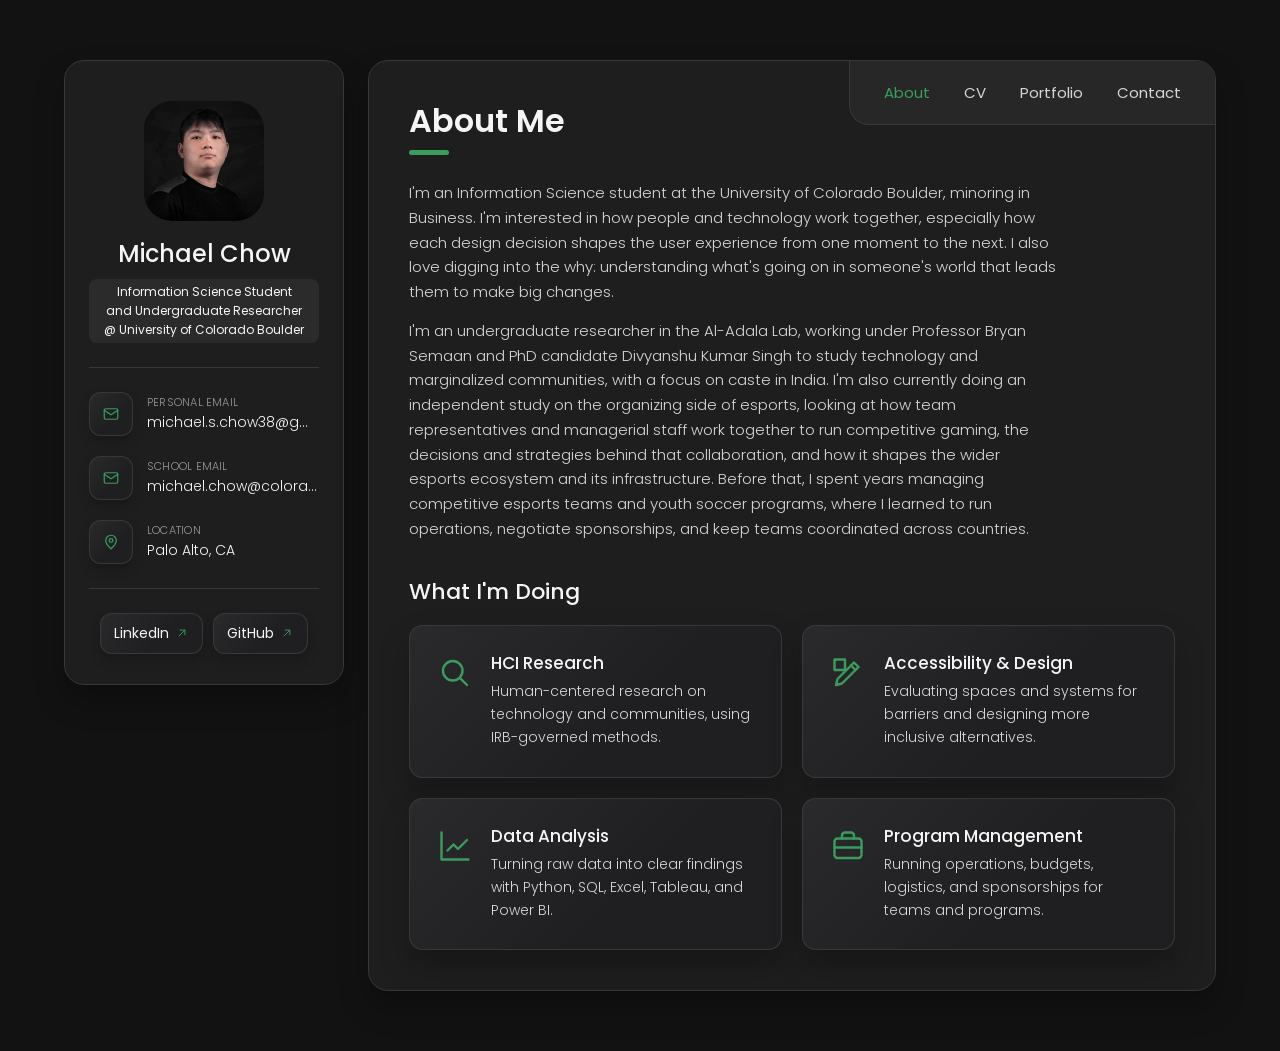
<file: index.html>
<!doctype html>
<html lang="en">
<head>
  <meta charset="utf-8">
  <meta name="viewport" content="width=device-width, initial-scale=1">
  <title>Portfolio</title>
  <meta name="description" content="Portfolio and CV">
  <link rel="preconnect" href="https://fonts.googleapis.com">
  <link rel="preconnect" href="https://fonts.gstatic.com" crossorigin>
  <link href="https://fonts.googleapis.com/css2?family=Poppins:wght@300;400;500;600&display=swap" rel="stylesheet">
  <link rel="stylesheet" href="styles.css">
</head>
<body>
  <div class="page">

    <aside class="sidebar" id="sidebar">
      <div class="profile">
        <div class="avatar" id="avatar"></div>
        <div class="profile-text">
          <h1 id="name"></h1>
          <p class="badge" id="title"></p>
        </div>
        <button class="more" id="more" type="button" aria-expanded="false" aria-controls="contacts">Show contacts</button>
      </div>
      <div class="contacts" id="contacts">
        <hr>
        <ul class="contact-list" id="contact-list"></ul>
        <hr>
        <ul class="social" id="social"></ul>
      </div>
    </aside>

    <main class="panel">
      <nav class="tabs" aria-label="Sections">
        <button type="button" data-tab="about">About</button>
        <button type="button" data-tab="cv">CV</button>
        <button type="button" data-tab="portfolio">Portfolio</button>
        <button type="button" data-tab="contact">Contact</button>
      </nav>

      <section class="tab" id="tab-about">
        <h2 class="heading">About Me</h2>
        <div id="about-text" class="about-text"></div>
        <h3 class="subheading">What I'm Doing</h3>
        <ul class="services" id="services"></ul>
      </section>

      <section class="tab" id="tab-cv" hidden>
        <h2 class="heading">CV</h2>
        <div class="cv-bar">
          <a class="btn" id="cv-download" download>Download CV (PDF)</a>
          <a class="deck-open" id="cv-open" target="_blank" rel="noopener">Open in new tab</a>
          <span class="muted" id="cv-updated"></span>
        </div>
        <div class="cv-doc" id="cv-doc"><p class="cv-status">Loading CV…</p></div>
      </section>

      <section class="tab" id="tab-portfolio" hidden>
        <h2 class="heading">Portfolio</h2>
        <div class="filters">
          <div class="filter-row" role="group" aria-label="Filter by status" id="status-filters"></div>
          <div class="filter-row" role="group" aria-label="Filter by label" id="label-filters"></div>
        </div>
        <ul class="grid" id="projects"></ul>
        <p class="empty" id="empty" hidden>No projects match these filters. <button type="button" id="reset">Show all projects</button></p>
      </section>

      <section class="tab" id="tab-project" hidden>
        <div id="project-view"></div>
      </section>

      <section class="tab" id="tab-contact" hidden>
        <h2 class="heading">Contact</h2>
        <p class="about-text">The best way to reach me is by email.</p>
        <ul class="email-list" id="email-list"></ul>
        <ul class="social big" id="social-big"></ul>
      </section>
    </main>
  </div>


  <script src="content.js"></script>
  <script src="app.js"></script>
</body>
</html>
</file>
<file: styles.css>
:root {
  --bg: #121213;
  --panel: #1e1e1f;
  --card: linear-gradient(135deg, #2a2a2c 0%, #1f1f21 60%);
  --raise: #2b2b2c;
  --line: #383838;
  --text: #f5f5f5;
  --soft: #d6d6d6;
  --muted: #9a9a9a;
  --gold: #3a9d5d;
  --gold-soft: rgba(58, 157, 93, .14);
  --wip: #7ab8ff;
  --shadow: 0 16px 30px rgba(0, 0, 0, .25);
  --radius: 20px;
  --font: "Poppins", system-ui, -apple-system, "Segoe UI", sans-serif;
}
* { box-sizing: border-box; }
body {
  margin: 0; background: var(--bg); color: var(--soft);
  font: 300 15px/1.65 var(--font); -webkit-font-smoothing: antialiased;
}
h1, h2, h3, h4 { color: var(--text); font-weight: 500; margin: 0; line-height: 1.25; }
a { color: inherit; }
button { font-family: inherit; }
:focus-visible { outline: 2px solid var(--gold); outline-offset: 3px; border-radius: 6px; }
hr { border: 0; height: 1px; background: var(--line); margin: 24px 0; }
.muted { color: var(--muted); font-size: 13px; }
.ico { display: inline-flex; width: 20px; height: 20px; }
.ico svg { width: 100%; height: 100%; }

.page {
  max-width: 1200px; margin: 0 auto; padding: 60px 24px;
  display: grid; grid-template-columns: 280px 1fr; gap: 24px; align-items: start;
}

/* Sidebar */
.sidebar {
  position: sticky; top: 60px;
  background: var(--panel); border: 1px solid var(--line); border-radius: var(--radius);
  padding: 40px 24px 30px; box-shadow: var(--shadow);
}
.profile { display: flex; flex-direction: column; align-items: center; text-align: center; gap: 18px; }
.avatar {
  width: 120px; height: 120px; border-radius: 28px; background: var(--card);
  display: grid; place-items: center; overflow: hidden;
  color: var(--gold); font-size: 40px; font-weight: 600;
}
.avatar img { width: 100%; height: 100%; object-fit: cover; }
.profile h1 { font-size: 24px; }
.badge {
  display: inline-block; margin: 10px 0 0; padding: 3px 14px; border-radius: 8px; line-height: 1.6; text-wrap: balance;
  background: var(--raise); color: var(--text); font-size: 12px; font-weight: 400;
}
.more { display: none; }
.contact-list { list-style: none; margin: 0; padding: 0; display: grid; gap: 20px; }
.contact-list li { display: flex; align-items: center; gap: 14px; min-width: 0; }
.icon-box {
  flex: none; width: 44px; height: 44px; border-radius: 12px;
  display: grid; place-items: center; color: var(--gold);
  background: var(--card); box-shadow: inset 0 0 0 1px var(--line), 0 6px 12px rgba(0,0,0,.2);
}
.icon-box .ico { width: 18px; height: 18px; }
.c-text { display: grid; min-width: 0; }
.c-label { font-size: 11px; color: var(--muted); text-transform: uppercase; letter-spacing: .02em; }
.c-value { color: var(--text); font-size: 14px; text-decoration: none; overflow: hidden; text-overflow: ellipsis; white-space: nowrap; }
a.c-value:hover { color: var(--gold); }
.social { list-style: none; margin: 0; padding: 0; display: flex; flex-wrap: wrap; justify-content: center; gap: 10px; }
.social-btn {
  display: inline-flex; align-items: center; gap: 6px;
  padding: 9px 14px; border-radius: 12px; text-decoration: none;
  color: var(--text); font-size: 14px; font-weight: 400;
  background: var(--card); box-shadow: inset 0 0 0 1px var(--line), 0 6px 12px rgba(0,0,0,.2);
  transition: color .15s ease, box-shadow .15s ease;
}
.social-btn .ico { width: 14px; height: 14px; color: var(--gold); }
.social-btn:hover { color: var(--gold); box-shadow: inset 0 0 0 1px var(--gold), 0 6px 12px rgba(0,0,0,.2); }

/* Main panel */
.panel {
  position: relative; min-height: 80vh;
  background: var(--panel); border: 1px solid var(--line); border-radius: var(--radius);
  padding: 40px; box-shadow: var(--shadow);
}
.tabs {
  position: absolute; top: 0; right: 0;
  display: flex; gap: 6px; padding: 0 20px;
  background: rgba(43, 43, 44, .75); backdrop-filter: blur(10px);
  border: 1px solid var(--line); border-top: 0; border-right: 0;
  border-radius: 0 var(--radius) 0 var(--radius);
}
.tabs button {
  background: none; border: 0; color: var(--soft); font-size: 15px; font-weight: 400;
  padding: 20px 14px; cursor: pointer;
}
.tabs button:hover { color: var(--text); }
.tabs button[aria-current="page"] { color: var(--gold); }

.heading { font-size: 32px; font-weight: 600; padding-bottom: 14px; margin-bottom: 26px; position: relative; }
.heading::after {
  content: ""; position: absolute; left: 0; bottom: 0; width: 40px; height: 5px;
  border-radius: 3px; background: var(--gold);
}
.subheading { font-size: 22px; margin: 36px 0 20px; }
.about-text p, p.about-text { margin: 0 0 14px; max-width: 72ch; }

/* Service cards */
.services { list-style: none; margin: 0; padding: 0; display: grid; grid-template-columns: repeat(2, 1fr); gap: 20px; }
.card {
  background: var(--card); border-radius: 14px; padding: 28px;
  box-shadow: inset 0 0 0 1px var(--line), var(--shadow);
}
.service { display: flex; gap: 18px; align-items: flex-start; }
.service > .ico { width: 36px; height: 36px; color: var(--gold); flex: none; margin-top: 2px; }
.service h4 { font-size: 17px; margin-bottom: 6px; }
.service p { margin: 0; font-size: 14px; }

/* Resume */
.cv-bar { display: flex; flex-wrap: wrap; align-items: center; gap: 12px 18px; margin-bottom: 8px; }
.btn {
  display: inline-block; text-decoration: none; font-size: 14px; font-weight: 500;
  color: var(--gold); padding: 11px 20px; border-radius: 12px;
  background: var(--card); box-shadow: inset 0 0 0 1px var(--line), var(--shadow);
}
.btn:hover { background: var(--gold-soft); }
.with-icon { display: flex; align-items: center; gap: 16px; }
.timeline { list-style: none; margin: 0 0 0 22px; padding: 0 0 0 42px; border-left: 1px solid var(--line); }
.timeline li { position: relative; padding-bottom: 24px; }
.timeline li:last-child { padding-bottom: 0; }
.timeline li::before {
  content: ""; position: absolute; left: -47px; top: 6px; width: 8px; height: 8px;
  border-radius: 50%; background: var(--gold); box-shadow: 0 0 0 4px var(--line);
}
.timeline h4 { font-size: 15px; }
.t-dates { color: var(--gold); font-size: 14px; font-weight: 400; }
.timeline p { margin: 4px 0 0; }
.skills { list-style: none; margin: 0; padding: 0; display: flex; flex-wrap: wrap; gap: 10px; }
.skills li { padding: 8px 16px; border-radius: 10px; background: var(--raise); color: var(--text); font-size: 14px; }

/* Portfolio */
.filters { display: grid; gap: 10px; margin-bottom: 28px; }
.filter-row { display: flex; flex-wrap: wrap; gap: 6px 22px; }
.chip {
  background: none; border: 0; padding: 4px 0; cursor: pointer;
  color: var(--soft); font-size: 15px; font-weight: 400;
}
.chip:hover { color: var(--text); }
.chip[aria-pressed="true"] { color: var(--gold); }
.filter-row + .filter-row { padding-top: 10px; border-top: 1px solid var(--line); }

.grid { list-style: none; margin: 0; padding: 0; display: grid; grid-template-columns: repeat(auto-fill, minmax(220px, 1fr)); gap: 28px; }
.project { width: 100%; background: none; border: 0; padding: 0; text-align: left; cursor: pointer; color: inherit; display: grid; gap: 4px; }
.thumb {
  position: relative; display: block; aspect-ratio: 4 / 3; border-radius: 16px; overflow: hidden;
  background: var(--card); box-shadow: inset 0 0 0 1px var(--line); margin-bottom: 10px;
}
.thumb img { width: 100%; height: 100%; object-fit: cover; transition: transform .25s ease; }
.tile { position: absolute; inset: 0; display: grid; place-items: center; font-size: 44px; font-weight: 600; color: var(--gold); opacity: .8; }
.view {
  position: absolute; inset: 0; display: grid; place-items: center;
  background: rgba(0,0,0,.45); opacity: 0; transition: opacity .2s ease;
}
.view .ico { width: 44px; height: 44px; padding: 11px; border-radius: 12px; background: var(--raise); color: var(--gold); }
.project:hover .view, .project:focus-visible .view { opacity: 1; }
.project:hover img { transform: scale(1.06); }
.p-title { color: var(--text); font-size: 15px; font-weight: 400; }
.p-cat { color: var(--muted); font-size: 13px; }

.status {
  display: inline-flex; align-items: center; gap: 6px;
  font-size: 12px; font-weight: 500; padding: 3px 10px; border-radius: 999px;
}
.thumb .status { position: absolute; top: 10px; left: 10px; background: rgba(18,18,19,.85); }
.dot { width: 7px; height: 7px; border-radius: 50%; }
.status.completed { color: var(--gold); }
.status.completed .dot { background: var(--gold); }
.status.in-progress { color: var(--wip); }
.status.in-progress .dot { border: 1.5px dashed var(--wip); width: 8px; height: 8px; }
.empty { color: var(--muted); }
.empty button { background: none; border: 0; color: var(--gold); text-decoration: underline; cursor: pointer; padding: 0; font-size: inherit; }

/* Contact */
.email-list { list-style: none; margin: 8px 0 28px; padding: 0; display: grid; gap: 18px; }
.email-list li { display: grid; gap: 2px; }
.big-email { font-size: clamp(20px, 3.6vw, 30px); font-weight: 500; color: var(--gold); text-decoration: none; word-break: break-word; }
.big-email:hover { text-decoration: underline; }
.social.big { justify-content: flex-start; }
.social.big .social-btn { font-size: 15px; padding: 11px 18px; }

/* Project page */
.project { text-decoration: none; }
.back {
  display: inline-block; margin-bottom: 22px; font-size: 14px; color: var(--muted); text-decoration: none;
}
.back::before { content: "‹ "; }
.back:hover { color: var(--gold); }
.pj-head .heading { margin-bottom: 18px; padding-right: 0; }
.pj-meta { display: flex; flex-wrap: wrap; align-items: center; gap: 10px; margin: 0; color: var(--muted); font-size: 14px; }
.pj-meta .status { background: var(--raise); }
.pj-lead { font-size: 18px; color: var(--text); margin: 18px 0 0; max-width: 60ch; line-height: 1.55; }
.pj-hero { margin: 30px 0 0; border-radius: 16px; overflow: hidden; box-shadow: inset 0 0 0 1px var(--line); }
.pj-hero img { display: block; width: 100%; max-height: 520px; object-fit: cover; }
.facts {
  display: grid; grid-template-columns: repeat(auto-fit, minmax(160px, 1fr)); gap: 1px;
  margin: 30px 0 0; background: var(--line); border: 1px solid var(--line); border-radius: 14px; overflow: hidden;
}
.facts div { background: var(--panel); padding: 16px 18px; }
.facts dt { font-size: 12px; color: var(--muted); margin-bottom: 4px; }
.facts dd { margin: 0; color: var(--text); font-size: 14px; }
.pj-section p { margin: 0 0 12px; max-width: 70ch; }
.pj-points { margin: 0; padding-left: 20px; max-width: 70ch; display: grid; gap: 8px; }
.pj-points li::marker { color: var(--gold); }
.gallery { display: grid; grid-template-columns: repeat(auto-fill, minmax(240px, 1fr)); gap: 18px; }
.gallery figure { margin: 0; }
.gallery a { display: block; border-radius: 12px; overflow: hidden; background: #fff; box-shadow: 0 0 0 1px var(--line); }
.gallery img { display: block; width: 100%; aspect-ratio: 4 / 3; object-fit: contain; transition: transform .2s ease; }
.gallery a:hover img { transform: scale(1.03); }
.gallery figcaption { font-size: 13px; color: var(--muted); margin-top: 8px; }
.pj-links { list-style: none; padding: 0; margin: 32px 0 0; display: flex; flex-wrap: wrap; gap: 12px; }
.pj-nav { display: grid; grid-template-columns: 1fr 1fr; gap: 16px; margin-top: 44px; padding-top: 24px; border-top: 1px solid var(--line); }
.pj-step {
  display: grid; gap: 2px; padding: 16px 18px; border-radius: 14px; text-decoration: none;
  background: var(--card); box-shadow: inset 0 0 0 1px var(--line);
}
.pj-step.next { text-align: right; }
.pj-step-label { font-size: 12px; color: var(--muted); }
.pj-step-title { color: var(--text); font-size: 15px; }
.pj-step:hover .pj-step-title { color: var(--gold); }

/* "More coming soon" card */
.soon {
  display: grid; align-content: center; justify-items: center; gap: 6px; text-align: center;
  aspect-ratio: 4 / 3; padding: 18px; border-radius: 16px; border: 1.5px dashed var(--line);
}
.soon-mark {
  display: grid; place-items: center; width: 40px; height: 40px; border-radius: 12px; margin-bottom: 6px;
  background: var(--raise); color: var(--gold); font-size: 22px; font-weight: 500;
}

/* CV preview */
.cv-doc { display: grid; gap: 18px; max-width: 820px; margin: 22px auto 0; }
.cv-page { display: block; width: 100%; height: auto; background: #fff; border-radius: 6px; box-shadow: 0 0 0 1px var(--line), var(--shadow); }
.cv-status { margin: 0; padding: 48px 16px; text-align: center; color: var(--muted); font-size: 14px; border: 1.5px dashed var(--line); border-radius: 14px; }
.cv-status a { color: var(--gold); }

/* Slide viewer */
.deck { border-radius: 16px; overflow: hidden; box-shadow: 0 0 0 1px var(--line), var(--shadow); background: #000; }
.deck:focus-visible { outline: 2px solid var(--gold); outline-offset: 3px; }
.deck-stage { position: relative; aspect-ratio: 16 / 9; background: #000; touch-action: pan-y; }
.deck-stage canvas { display: block; width: 100%; height: 100%; }
.deck-status { position: absolute; inset: 0; display: grid; place-items: center; margin: 0; padding: 20px; text-align: center; color: var(--muted); font-size: 14px; }
.deck-status a { color: var(--gold); }
.deck-bar { display: flex; flex-wrap: wrap; align-items: center; gap: 10px; padding: 12px; background: var(--raise); border-top: 1px solid var(--line); }
.deck-btn {
  background: var(--card); color: var(--text); border: 0; border-radius: 10px; padding: 9px 14px; font-size: 14px; cursor: pointer;
  box-shadow: inset 0 0 0 1px var(--line);
}
.deck-btn:hover:not(:disabled) { color: var(--gold); box-shadow: inset 0 0 0 1px var(--gold); }
.deck-btn:disabled { opacity: .4; cursor: default; }
.deck-count { flex: 1; text-align: center; color: var(--muted); font-size: 14px; font-variant-numeric: tabular-nums; min-width: 110px; }
.deck-open { display: inline-flex; align-items: center; gap: 6px; color: var(--soft); font-size: 14px; text-decoration: none; padding: 9px 4px; }
.deck-open .ico { width: 14px; height: 14px; color: var(--gold); }
.deck-open:hover { color: var(--gold); }

/* Tablet & phone */
@media (max-width: 1000px) {
  .page { grid-template-columns: 1fr; padding: 16px 12px 96px; gap: 16px; }
  .sidebar { position: relative; top: 0; padding: 20px; }
  .sidebar:not(.open) .contacts { display: none; }
  .profile { flex-direction: row; flex-wrap: wrap; text-align: left; gap: 16px; }
  .profile-text { flex: 1; min-width: 0; }
  .avatar { width: 80px; height: 80px; border-radius: 20px; font-size: 28px; flex: none; }
  .profile h1 { font-size: 20px; }
  .more {
    display: block; width: 100%;
    background: var(--raise); color: var(--gold); border: 1px solid var(--line);
    border-radius: 12px; padding: 10px 14px; font-size: 13px; cursor: pointer;
  }
  .social { justify-content: flex-start; }
  .panel { padding: 28px 18px; min-height: 0; }
  .tabs {
    position: fixed; top: auto; bottom: 0; left: 0; right: 0; z-index: 10;
    justify-content: center; border: 1px solid var(--line); border-bottom: 0;
    border-radius: 16px 16px 0 0; padding: 0 4px;
  }
  .tabs button { padding: 16px 10px; font-size: 14px; }
  .services { grid-template-columns: 1fr; }
  .heading { font-size: 26px; }
  .pj-nav { grid-template-columns: 1fr; }
  .deck-bar { gap: 8px; }
  .deck-count { order: -1; flex-basis: 100%; }
  .deck-btn { flex: 1; }
  .pj-step.next { text-align: left; }
}
@media (prefers-reduced-motion: reduce) {
  * { transition: none !important; }
}

/* Code blocks in project write-ups (sections with a "code" list) */
.pj-code {
  margin: 14px 0 0; padding: 16px 18px; overflow-x: auto;
  background: #151516; border: 1px solid var(--line); border-radius: 12px;
  font: 13px/1.6 ui-monospace, SFMono-Regular, Menlo, Consolas, monospace; color: #e6e6e6;
  white-space: pre; tab-size: 4; max-width: 100%; min-width: 0;
}
.page > main { min-width: 0; }
.pj-section { min-width: 0; max-width: 100%;
}

/* Screenshot placed inside a write-up section (sections with an "image") */
.pj-figure { margin: 16px 0 4px; }
.pj-figure a { display: block; border-radius: 12px; overflow: hidden; box-shadow: inset 0 0 0 1px var(--line); background: #fff; }
.pj-figure img { display: block; width: 100%; max-height: 640px; object-fit: contain; }
.pj-figure figcaption { margin-top: 8px; font-size: 13px; color: var(--muted); }
</file>
